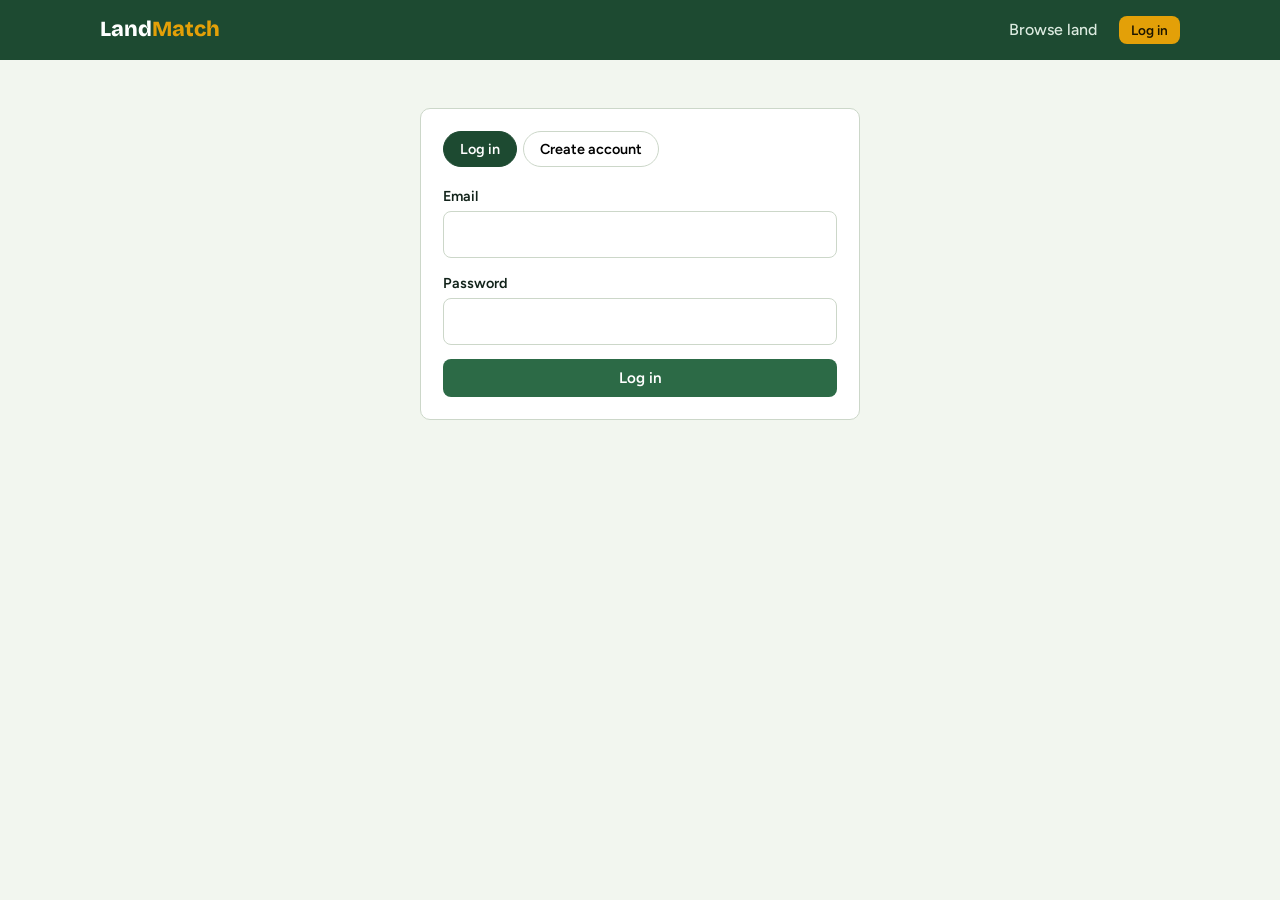
<file: landmatch/frontend/admin.html>
<!doctype html>
<html lang="en"><head><meta charset="utf-8"><meta name="viewport" content="width=device-width, initial-scale=1"><link rel="stylesheet" href="css/style.css"><title>Admin – LandMatch</title></head>
<body>
<header id="nav"></header>
<main class="wrap section">
  <div class="page-head"><h1 style="font-size:2.2rem">Review desk</h1>
    <p class="muted">Listings are sorted by risk score. Open the documents and compare them with government records before approving.</p></div>
  <div class="stats" id="stats"></div>
  <div class="tabs" id="tabs">
    <button data-s="pending" class="on">Pending</button><button data-s="approved">Approved</button>
    <button data-s="rejected">Rejected</button><button data-s="sold">Sold</button><button data-s="users">Users</button>
  </div>
  <div id="list"></div>
</main>
<script src="js/common.js"></script>
<script>
const me = requireRole("admin");
let current = "pending";
const $ = id => document.getElementById(id);

async function stats() {
  const s = await api("/lands/admin/stats");
  $("stats").innerHTML = `
    <div class="stat"><b>${s.lands.pending}</b>Pending review</div>
    <div class="stat"><b style="color:var(--danger)">${s.high_risk_pending}</b>High-risk pending</div>
    <div class="stat"><b>${s.lands.approved}</b>Live listings</div>
    <div class="stat"><b>${s.users}</b>Users</div>
    <div class="stat"><b>${s.requirements}</b>Buyer requirements</div>`;
}

function riskClass(n) { return n >= 60 ? "high" : ""; }

function landRow(l) {
  return `<div class="list-item">
    <div class="top"><h3 style="margin:0"><a href="land.html?id=${l.id}">${esc(l.title)}</a></h3>
      <span class="chip status-${l.status}">${l.status}</span></div>
    <p class="loc" style="margin:4px 0">${esc([l.village, l.district].filter(Boolean).join(", "))} · ${fmtArea(l.area_sqft)} · ${fmtPrice(l.price)} (₹${(l.price_per_sqft || 0).toLocaleString("en-IN")}/sq ft)</p>
    <p class="hint">Seller: ${esc(l.seller_name)} · ${esc(l.seller_email)} · ${esc(l.seller_phone)} · Survey no: ${esc(l.survey_number || "none")}</p>
    <div class="score risk ${riskClass(l.fraud_score)}"><i style="width:${l.fraud_score}%"></i></div>
    <strong style="font-size:.9rem">Risk score ${l.fraud_score}/100</strong>
    ${l.fraud_flags.length ? `<ul class="flags">${l.fraud_flags.map(f => `<li>${esc(f)}</li>`).join("")}</ul>` : '<p class="hint">No risk flags raised.</p>'}
    <div class="row">
      ${(l.documents || []).map(d => `<button class="btn ghost small" onclick="openDoc(${d.id})">View ${esc(d.name)}</button>`).join("")}
    </div>
    <div class="row" style="margin-top:12px">
      <input id="note-${l.id}" placeholder="Note to seller (optional)" style="flex:1;min-width:200px" value="${esc(l.admin_note || "")}">
      ${l.status !== "approved" ? `<button class="btn small" onclick="review(${l.id}, 'approve')">Approve</button>` : ""}
      ${l.status !== "rejected" ? `<button class="btn danger small" onclick="review(${l.id}, 'reject')">Reject</button>` : ""}
    </div></div>`;
}

function userRow(u) {
  return `<div class="list-item"><div class="top"><div><h3 style="margin:0">${esc(u.name)} <span class="chip">${u.role}</span></h3>
    <p class="hint" style="margin:2px 0 0">${esc(u.email)} · ${esc(u.phone)} · joined ${fmtDate(u.created_at)}</p></div>
    ${u.id === me.id ? "" : `<button class="btn ${u.is_active ? "danger" : ""} small" onclick="toggleUser(${u.id})">${u.is_active ? "Suspend" : "Reactivate"}</button>`}</div></div>`;
}

async function load() {
  $("list").innerHTML = '<p class="muted">Loading…</p>';
  try {
    if (current === "users") { $("list").innerHTML = (await api("/users/admin/list")).map(userRow).join(""); return; }
    const lands = await api("/lands/admin/list?status=" + current);
    $("list").innerHTML = lands.length ? lands.map(landRow).join("") : `<div class="empty">No ${current} listings.</div>`;
  } catch (e) { toast(e.message, true); }
}

async function review(id, action) {
  try {
    await api(`/lands/admin/${id}/review`, { method: "POST", body: { action, note: $("note-" + id).value } });
    toast(action === "approve" ? "Approved" : "Rejected"); stats(); load();
  } catch (e) { toast(e.message, true); }
}

async function toggleUser(id) {
  try { await api(`/users/admin/${id}/toggle`, { method: "POST" }); load(); } catch (e) { toast(e.message, true); }
}

// Documents need the auth header, so fetch as a blob and open it.
async function openDoc(id) {
  try {
    const res = await fetch(`${API}/lands/documents/${id}`, { headers: { Authorization: "Bearer " + Auth.token } });
    if (!res.ok) throw new Error("Could not open the document.");
    window.open(URL.createObjectURL(await res.blob()), "_blank");
  } catch (e) { toast(e.message, true); }
}

$("tabs").onclick = e => {
  if (!e.target.dataset.s) return;
  current = e.target.dataset.s;
  document.querySelectorAll("#tabs button").forEach(b => b.classList.toggle("on", b === e.target));
  load();
};
if (me) { stats().catch(() => {}); load(); }
</script>
</body></html>
</file>
<file: landmatch/frontend/css/style.css>
@import url("https://fonts.googleapis.com/css2?family=Bricolage+Grotesque:wght@600;700;800&family=Figtree:wght@400;500;600;700&display=swap");

:root {
  --paper: #f2f6ef;
  --card: #ffffff;
  --ink: #12231a;
  --muted: #5b6b60;
  --paddy: #2c6a46;
  --paddy-deep: #1d4a31;
  --survey: #1f4e79;
  --turmeric: #e3a008;
  --line: #ccd7c9;
  --danger: #b3261e;
  --ok: #2c6a46;
  --radius: 10px;
  --display: "Bricolage Grotesque", "Noto Sans Tamil", system-ui, sans-serif;
  --body: "Figtree", "Noto Sans Tamil", system-ui, sans-serif;
}

* { box-sizing: border-box; }
html { scroll-behavior: smooth; }
body { margin: 0; background: var(--paper); color: var(--ink); font: 16px/1.55 var(--body); }
h1, h2, h3 { font-family: var(--display); line-height: 1.15; margin: 0 0 .4em; letter-spacing: -.01em; }
h1 { font-size: clamp(2.1rem, 5vw, 3.4rem); font-weight: 800; }
h2 { font-size: 1.5rem; font-weight: 700; }
h3 { font-size: 1.1rem; font-weight: 700; }
a { color: var(--survey); }
p { margin: 0 0 .8em; }
.muted { color: var(--muted); }
.wrap { max-width: 1120px; margin: 0 auto; padding: 0 20px; }
:focus-visible { outline: 3px solid var(--turmeric); outline-offset: 2px; }

/* nav */
.nav { background: var(--paddy-deep); color: #fff; }
.nav .wrap { display: flex; align-items: center; gap: 22px; height: 60px; }
.brand { font-family: var(--display); font-weight: 800; font-size: 1.35rem; color: #fff; text-decoration: none; margin-right: auto; }
.brand i { font-style: normal; color: var(--turmeric); }
.nav a.link { color: #dcebe0; text-decoration: none; font-weight: 500; }
.nav a.link:hover, .nav a.link.active { color: #fff; text-decoration: underline; text-underline-offset: 6px; text-decoration-color: var(--turmeric); }
.nav button { background: transparent; border: 1px solid #ffffff55; color: #fff; }

/* buttons + forms */
.btn { display: inline-flex; align-items: center; justify-content: center; gap: 8px; padding: 10px 18px; border-radius: 8px; border: 0; cursor: pointer;
       font: 600 .95rem var(--body); background: var(--paddy); color: #fff; text-decoration: none; transition: background .15s; }
.btn:hover { background: var(--paddy-deep); }
.btn.alt { background: var(--turmeric); color: #1c1500; }
.btn.alt:hover { background: #f0b421; }
.btn.ghost { background: transparent; color: var(--paddy-deep); border: 1.5px solid var(--line); }
.btn.ghost:hover { background: #e7efe4; }
.btn.danger { background: transparent; color: var(--danger); border: 1.5px solid #e4b9b5; }
.btn.small { padding: 6px 12px; font-size: .85rem; }
.btn:disabled { opacity: .55; cursor: not-allowed; }

label { display: block; font-weight: 600; font-size: .9rem; margin-bottom: 4px; }
input, select, textarea { width: 100%; padding: 10px 12px; border: 1.5px solid var(--line); border-radius: 8px; background: #fff; font: inherit; color: var(--ink); }
input:focus, select:focus, textarea:focus { border-color: var(--paddy); outline: none; box-shadow: 0 0 0 3px #2c6a4626; }
textarea { min-height: 90px; resize: vertical; }
.hint { font-size: .82rem; color: var(--muted); margin-top: 3px; }
.grid2 { display: grid; grid-template-columns: repeat(2, 1fr); gap: 14px; }
.grid3 { display: grid; grid-template-columns: repeat(3, 1fr); gap: 14px; }
.field { margin-bottom: 14px; }
.row { display: flex; gap: 10px; align-items: center; flex-wrap: wrap; }
.inline-pair { display: grid; grid-template-columns: 1fr 110px; gap: 8px; }

/* panels */
.panel { background: var(--card); border: 1.5px solid var(--line); border-radius: var(--radius); padding: 22px; }
.section { padding: 34px 0; }
.page-head { padding: 30px 0 6px; }

/* land cards */
.cards { display: grid; grid-template-columns: repeat(auto-fill, minmax(255px, 1fr)); gap: 18px; }
.card.land { display: block; background: var(--card); border: 1.5px solid var(--line); border-radius: var(--radius); overflow: hidden; text-decoration: none; color: inherit; transition: border-color .15s; }
.card.land:hover { border-color: var(--paddy); }
.thumb { position: relative; aspect-ratio: 16/10; background: #dbe5d8 center/cover; display: grid; place-items: center; color: var(--muted); font-size: .85rem; }
.chip { display: inline-block; padding: 2px 10px; border-radius: 99px; font-size: .78rem; font-weight: 600; background: #e5eee2; color: var(--paddy-deep); }
.thumb .chip { position: absolute; left: 10px; top: 10px; background: #fffffff0; text-transform: capitalize; }
.card .body { padding: 14px 16px 16px; }
.card h3 { margin-bottom: 2px; }
.loc { color: var(--muted); margin: 0 0 10px; font-size: .92rem; }
.meta { display: flex; justify-content: space-between; align-items: baseline; gap: 8px; }
.meta strong { font-family: var(--display); font-size: 1.25rem; color: var(--paddy-deep); }
.meta span { color: var(--muted); font-size: .9rem; }
.status-approved { background: #d9efdc; color: #14532d; }
.status-pending { background: #fdf0c8; color: #6b4b00; }
.status-rejected { background: #f8d9d6; color: #7a1712; }
.status-sold { background: #dbe4f0; color: #1f3a5c; }

/* hero (index) */
.hero { position: relative; background: #e6efe1; border-bottom: 1.5px solid var(--line); overflow: hidden; }
.hero svg.map { position: absolute; inset: 0; width: 100%; height: 100%; }
.hero .wrap { position: relative; padding-top: 54px; padding-bottom: 54px; }
.hero p.lead { font-size: 1.15rem; max-width: 560px; color: #35473b; }
.searchbox { background: #fff; border: 2px solid var(--paddy-deep); border-radius: 12px; padding: 10px; display: flex; gap: 8px; max-width: 720px; margin-top: 22px; }
.searchbox input { border: 0; box-shadow: none !important; font-size: 1.05rem; }
.mic { width: 46px; flex: none; border-radius: 8px; border: 1.5px solid var(--line); background: #fff; cursor: pointer; font-size: 1.15rem; }
.mic.listening { background: var(--danger); color: #fff; border-color: var(--danger); animation: pulse 1s infinite; }
.mic:disabled { opacity: .4; cursor: not-allowed; }
@keyframes pulse { 50% { box-shadow: 0 0 0 6px #b3261e33; } }
.voice-row { display: flex; gap: 10px; align-items: center; margin-top: 10px; font-size: .9rem; color: var(--muted); }
.voice-row select { width: auto; padding: 5px 8px; }
.filters { display: grid; grid-template-columns: repeat(auto-fit, minmax(150px, 1fr)); gap: 12px; align-items: end; margin-bottom: 22px; }
.parsed { display: flex; gap: 8px; flex-wrap: wrap; margin: 0 0 16px; }

/* detail */
.detail { display: grid; grid-template-columns: 1.5fr 1fr; gap: 26px; align-items: start; }
.gallery .main { aspect-ratio: 16/10; border-radius: var(--radius); background: #dbe5d8 center/cover; border: 1.5px solid var(--line); }
.gallery .thumbs { display: flex; gap: 8px; margin-top: 8px; flex-wrap: wrap; }
.gallery .thumbs button { width: 74px; height: 54px; border-radius: 6px; border: 2px solid transparent; background: center/cover; cursor: pointer; }
.gallery .thumbs button.on { border-color: var(--turmeric); }
.facts { display: grid; grid-template-columns: 1fr 1fr; gap: 12px 18px; margin: 16px 0; }
.facts dt { font-size: .8rem; color: var(--muted); }
.facts dd { margin: 0; font-weight: 600; }
.price-big { font-family: var(--display); font-size: 2.1rem; font-weight: 800; color: var(--paddy-deep); }
iframe.osm { width: 100%; height: 260px; border: 1.5px solid var(--line); border-radius: var(--radius); }

/* dashboards */
.stats { display: grid; grid-template-columns: repeat(auto-fit, minmax(140px, 1fr)); gap: 14px; margin: 18px 0; }
.stat { background: #fff; border: 1.5px solid var(--line); border-radius: var(--radius); padding: 14px 16px; }
.stat b { font-family: var(--display); font-size: 1.8rem; display: block; }
.list-item { background: #fff; border: 1.5px solid var(--line); border-radius: var(--radius); padding: 16px; margin-bottom: 12px; }
.list-item .top { display: flex; justify-content: space-between; gap: 12px; flex-wrap: wrap; align-items: center; }
.split { display: grid; grid-template-columns: 420px 1fr; gap: 24px; align-items: start; }
.score { height: 8px; border-radius: 4px; background: #e2eadf; overflow: hidden; margin: 6px 0; }
.score i { display: block; height: 100%; background: var(--paddy); }
.score.risk i { background: var(--turmeric); }
.score.risk.high i { background: var(--danger); }
.reasons { display: flex; flex-wrap: wrap; gap: 6px; margin-top: 6px; }
.flags { margin: 8px 0; padding-left: 18px; color: #7a3b00; font-size: .9rem; }
.tabs { display: flex; gap: 6px; margin-bottom: 18px; flex-wrap: wrap; }
.tabs button { padding: 8px 16px; border-radius: 99px; border: 1.5px solid var(--line); background: #fff; font: 600 .9rem var(--body); cursor: pointer; }
.tabs button.on { background: var(--paddy-deep); color: #fff; border-color: var(--paddy-deep); }
.empty { text-align: center; padding: 38px 16px; color: var(--muted); border: 1.5px dashed var(--line); border-radius: var(--radius); }
.note { background: #fff8e1; border: 1.5px solid #f0d98a; border-radius: 8px; padding: 10px 14px; font-size: .9rem; margin-bottom: 14px; }
.auth-box { max-width: 440px; margin: 48px auto; }

#toast { position: fixed; bottom: 22px; left: 50%; transform: translateX(-50%); background: var(--ink); color: #fff; padding: 11px 20px; border-radius: 8px; z-index: 50; display: none; max-width: 90vw; }
#toast.err { background: var(--danger); }
#toast.show { display: block; }

@media (max-width: 860px) {
  .detail, .split { grid-template-columns: 1fr; }
  .grid3 { grid-template-columns: 1fr; }
  .nav .wrap { gap: 12px; font-size: .92rem; }
}
@media (max-width: 560px) { .grid2 { grid-template-columns: 1fr; } .searchbox { flex-wrap: wrap; } }
@media (prefers-reduced-motion: reduce) { * { animation: none !important; transition: none !important; } }
</file>
